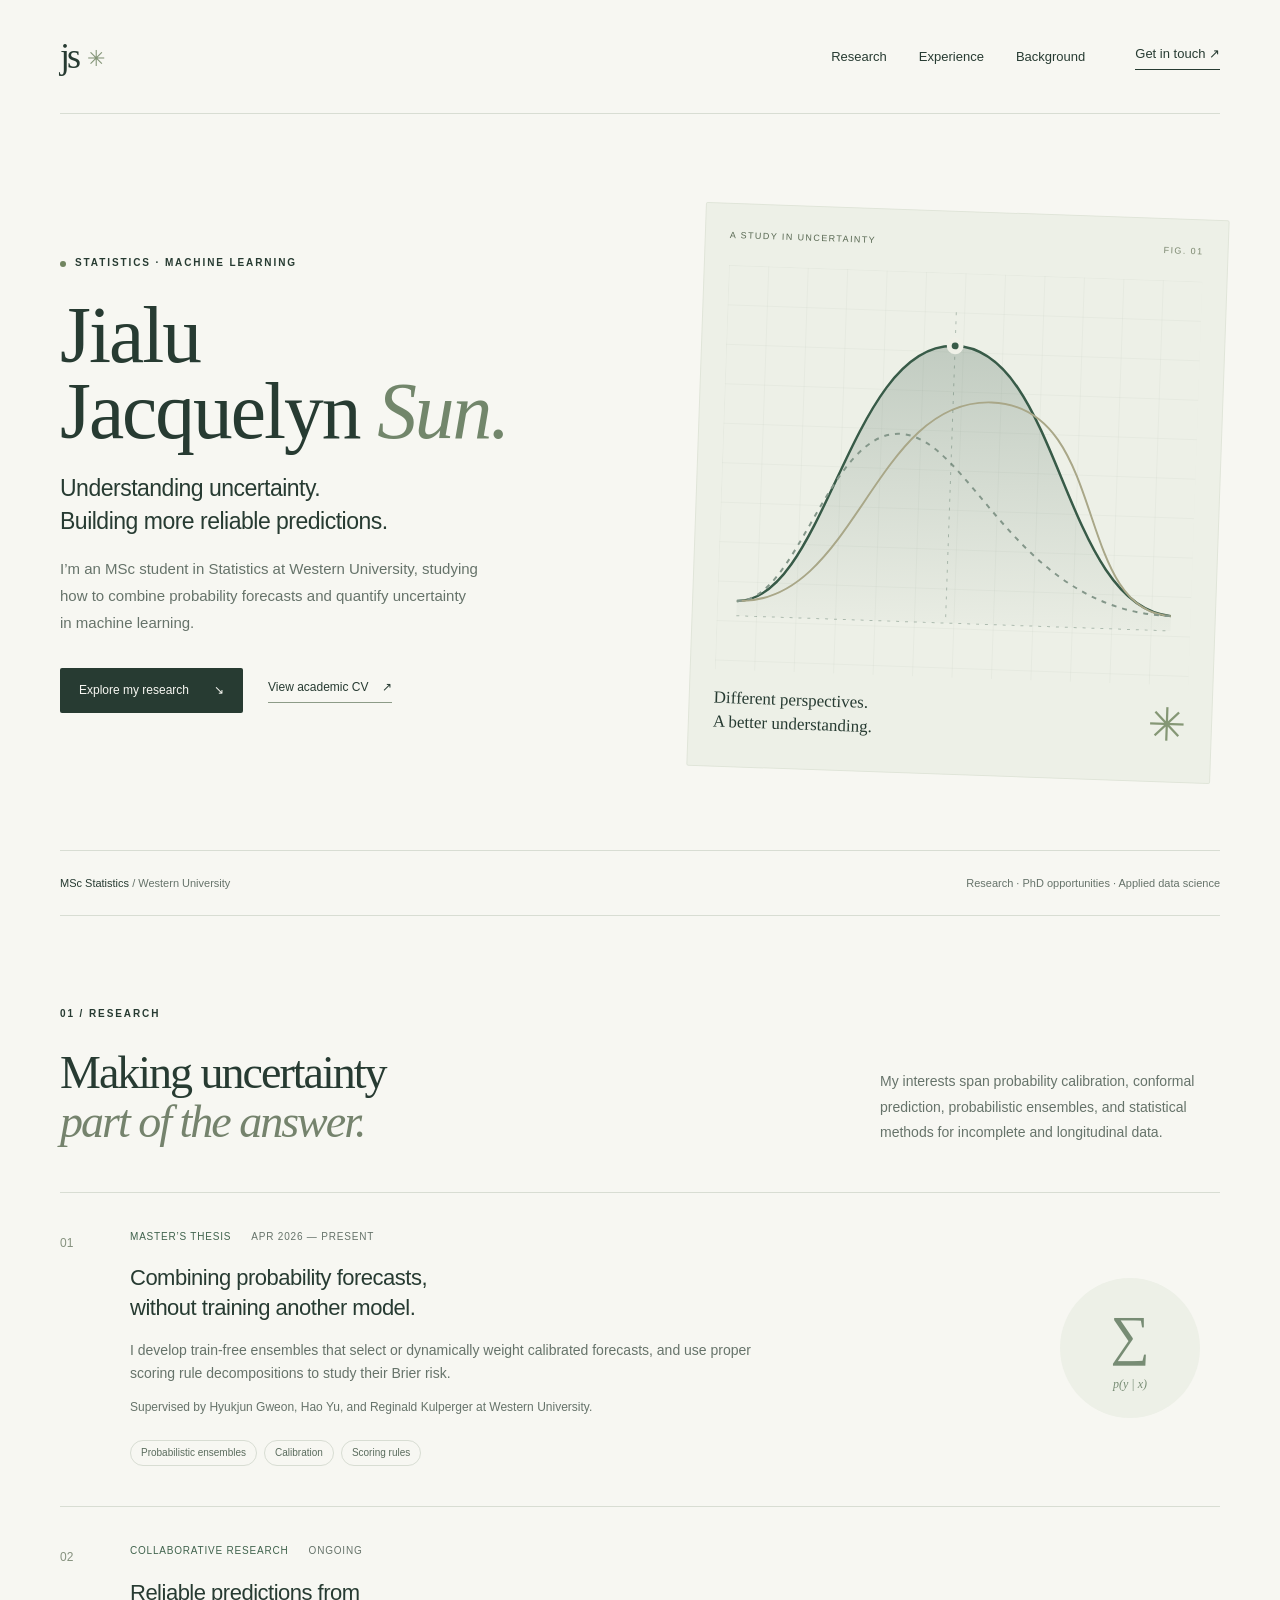
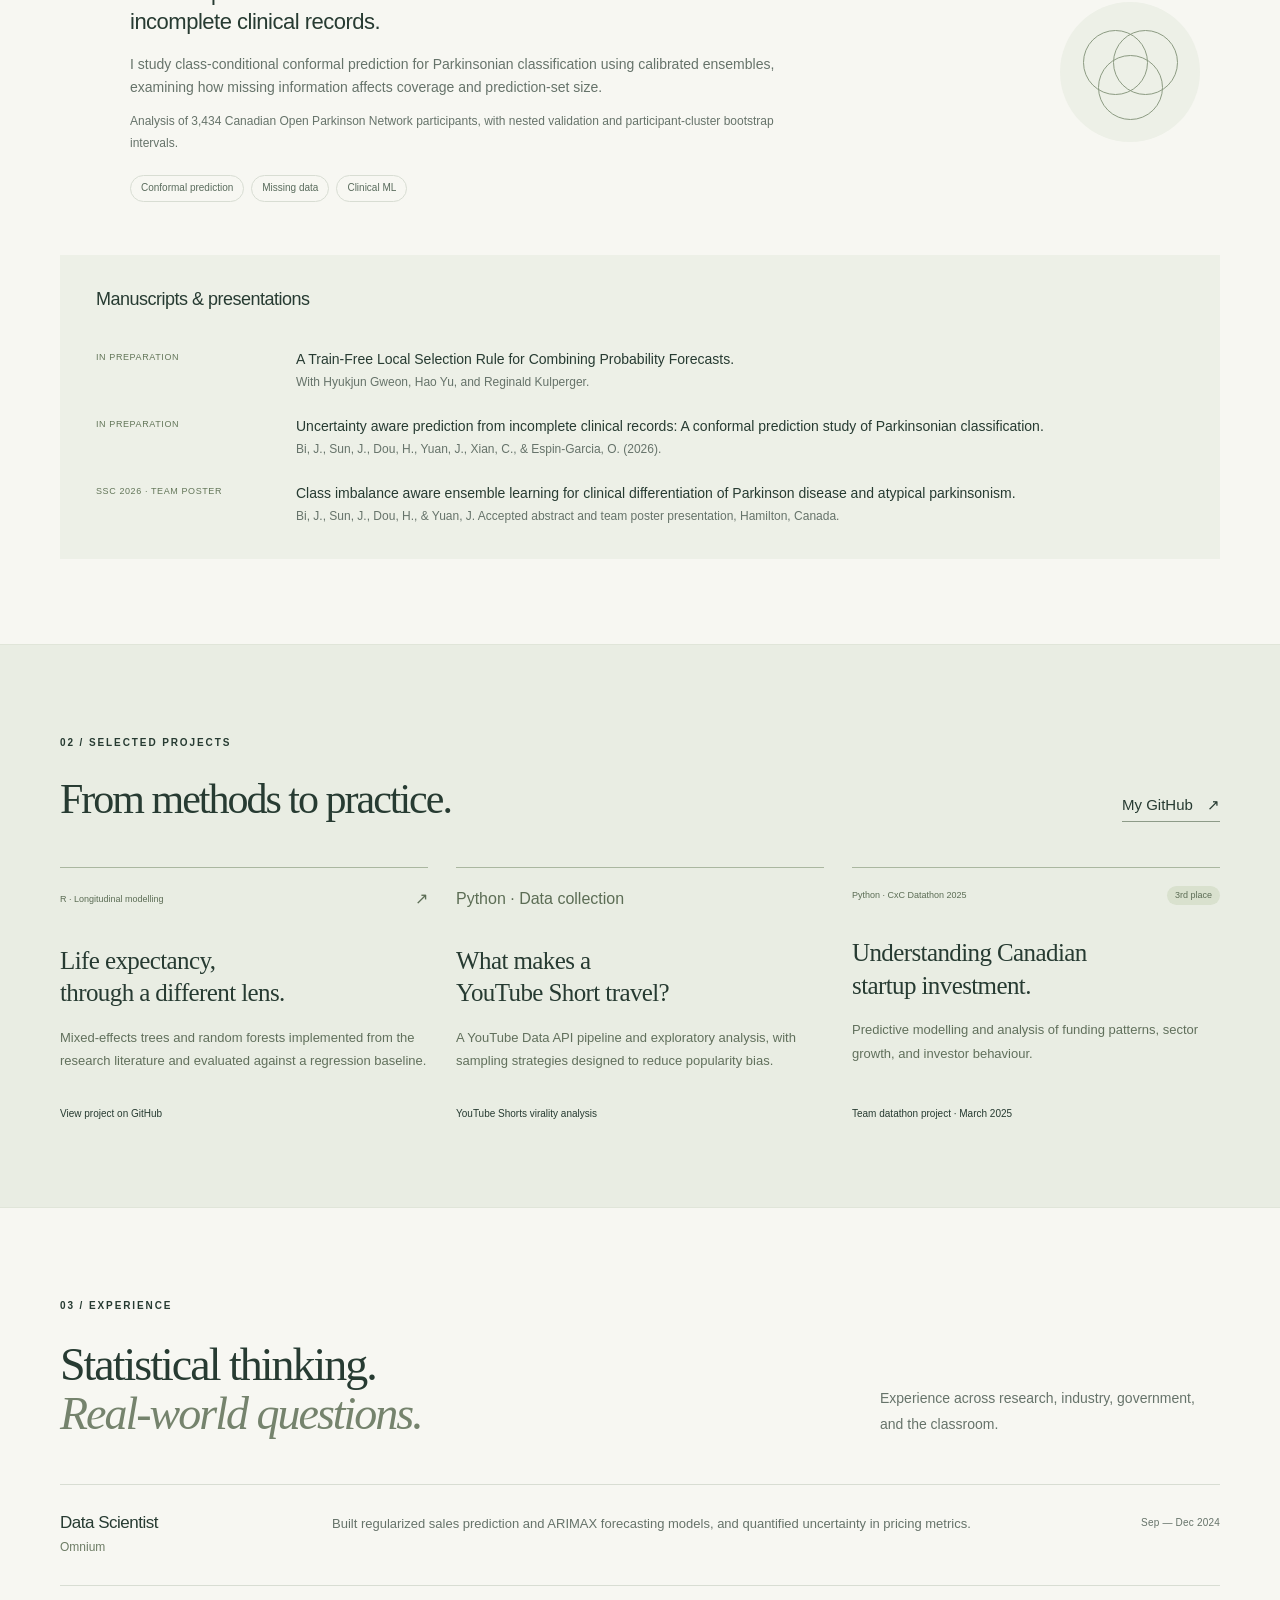
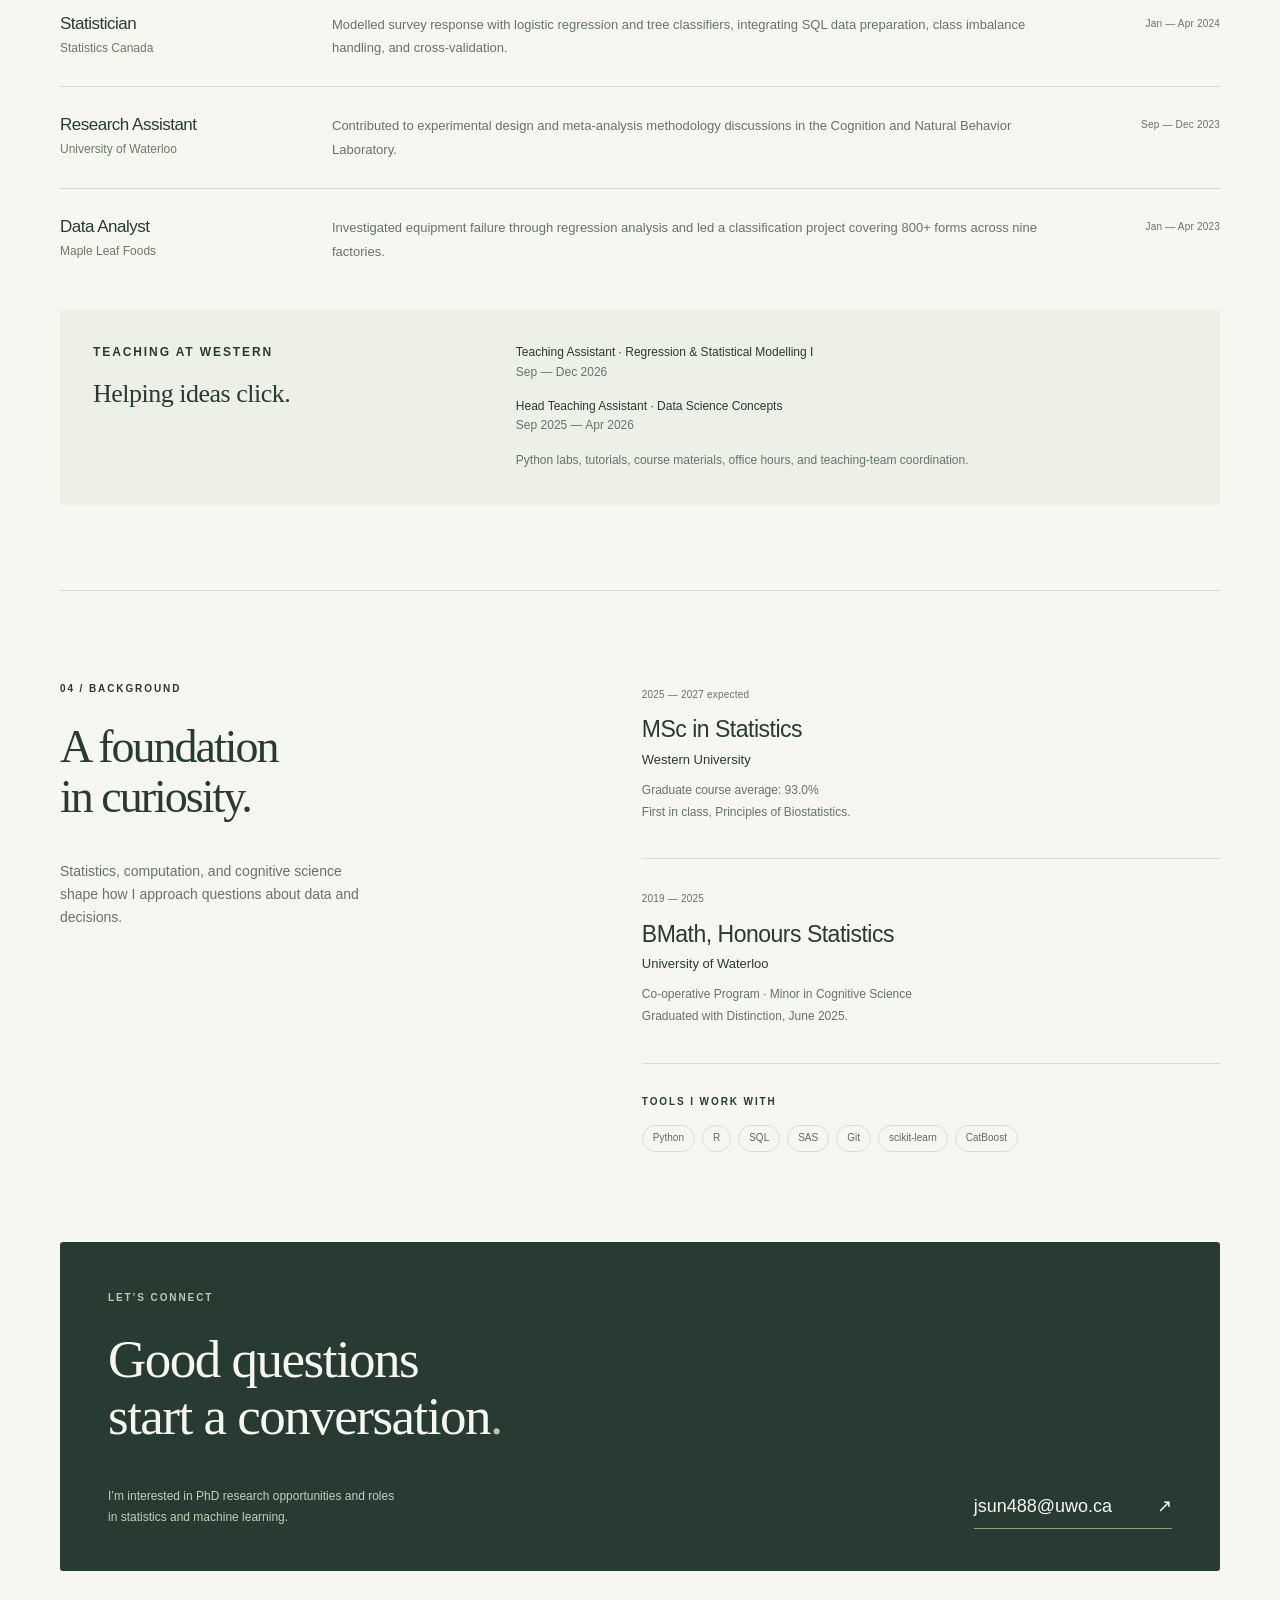
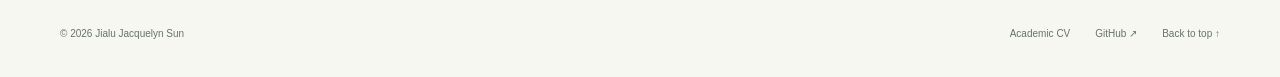
<file: index.html>
<!doctype html>
<html lang="en">
<head>
<meta charset="utf-8"><meta name="viewport" content="width=device-width,initial-scale=1">
<meta name="description" content="Jialu Jacquelyn Sun — MSc student in Statistics at Western University. Research in uncertainty quantification, calibration, and reliable machine learning.">
<meta name="theme-color" content="#f7f7f2"><title>Jialu Jacquelyn Sun</title>
<link rel="icon" href="favicon.svg" type="image/svg+xml"><link rel="stylesheet" href="styles.css"><script src="script.js" defer></script>
</head>
<body id="top">
<a class="skip" href="#main">Skip to content</a>
<header class="header wrap"><a class="wordmark" href="#top" aria-label="Jialu Jacquelyn Sun home">js<span>✳</span></a><nav aria-label="Main navigation"><a href="#research">Research</a><a href="#experience">Experience</a><a href="#background">Background</a><a class="nav-contact" href="mailto:jsun488@uwo.ca">Get in touch <span aria-hidden="true">↗</span></a></nav></header>
<main id="main">
<section class="hero wrap">
<div class="hero-copy"><p class="eyebrow"><span class="dot"></span> Statistics · Machine learning</p><h1>Jialu<br>Jacquelyn <span>Sun.</span></h1><p class="intro">Understanding uncertainty.<br>Building more reliable predictions.</p><p class="bio">I’m an MSc student in Statistics at Western University, studying how to combine probability forecasts and quantify uncertainty in machine learning.</p><div class="hero-actions"><a class="button" href="#research">Explore my research <span aria-hidden="true">↘</span></a><a class="text-link" href="cv.html">View academic CV <span aria-hidden="true">↗</span></a></div></div>
<div class="hero-visual" aria-hidden="true"><div class="figure-label">A STUDY IN UNCERTAINTY <span>FIG. 01</span></div><svg viewBox="0 0 480 410" fill="none"><defs><pattern id="grid" width="40" height="40" patternUnits="userSpaceOnUse"><path d="M40 0H0V40" stroke="#587068" stroke-opacity=".10"/></pattern><linearGradient id="area" x1="0" y1="0" x2="0" y2="1"><stop stop-color="#526f60" stop-opacity=".28"/><stop offset="1" stop-color="#526f60" stop-opacity=".03"/></linearGradient></defs><rect width="480" height="410" fill="url(#grid)"/><path d="M20 340C110 338 125 74 232 74S349 333 460 340L460 355H20Z" fill="url(#area)"/><path d="M20 340C110 338 125 74 232 74S349 333 460 340" stroke="#385b48" stroke-width="2.5"/><path d="M20 340C140 340 151 130 271 130S360 338 460 340" stroke="#a9a788" stroke-width="2"/><path d="M20 340C81 340 107 165 179 165S301 340 460 340" stroke="#84978a" stroke-width="2" stroke-dasharray="5 6"/><path d="M20 355H460M232 40V355" stroke="#385b48" stroke-opacity=".35" stroke-dasharray="3 6"/><circle cx="232" cy="74" r="6" fill="#385b48" stroke="#eff0e7" stroke-width="5"/></svg><div class="figure-footer"><span>Different perspectives.<br>A better understanding.</span><span class="figure-star">✳</span></div></div>
</section>
<div class="affiliation wrap"><span>MSc Statistics <span class="muted">/ Western University</span></span><span class="affiliation-right">Research · PhD opportunities · Applied data science</span></div>
<section class="section wrap" id="research"><div class="section-heading"><div><p class="eyebrow">01 / Research</p><h2>Making uncertainty<br><em>part of the answer.</em></h2></div><p class="section-description">My interests span probability calibration, conformal prediction, probabilistic ensembles, and statistical methods for incomplete and longitudinal data.</p></div>
<div class="research-list">
<article class="research-row"><span class="item-number">01</span><div><div class="meta">Master’s thesis <span>Apr 2026 — present</span></div><h3>Combining probability forecasts,<br>without training another model.</h3><p>I develop train-free ensembles that select or dynamically weight calibrated forecasts, and use proper scoring rule decompositions to study their Brier risk.</p><p class="detail">Supervised by Hyukjun Gweon, Hao Yu, and Reginald Kulperger at Western University.</p><div class="tags"><span>Probabilistic ensembles</span><span>Calibration</span><span>Scoring rules</span></div></div><div class="research-mark" aria-hidden="true">∑<small>p(y | x)</small></div></article>
<article class="research-row"><span class="item-number">02</span><div><div class="meta">Collaborative research <span>Ongoing</span></div><h3>Reliable predictions from<br>incomplete clinical records.</h3><p>I study class-conditional conformal prediction for Parkinsonian classification using calibrated ensembles, examining how missing information affects coverage and prediction-set size.</p><p class="detail">Analysis of 3,434 Canadian Open Parkinson Network participants, with nested validation and participant-cluster bootstrap intervals.</p><div class="tags"><span>Conformal prediction</span><span>Missing data</span><span>Clinical ML</span></div></div><div class="research-mark circles" aria-hidden="true"><i></i><i></i><i></i></div></article>
</div>
<div class="writing"><h3>Manuscripts & presentations</h3><ol><li><span class="status">In preparation</span><p><strong>A Train-Free Local Selection Rule for Combining Probability Forecasts.</strong><br>With Hyukjun Gweon, Hao Yu, and Reginald Kulperger.</p></li><li><span class="status">In preparation</span><p><strong>Uncertainty aware prediction from incomplete clinical records: A conformal prediction study of Parkinsonian classification.</strong><br>Bi, J., Sun, J., Dou, H., Yuan, J., Xian, C., & Espin-Garcia, O. (2026).</p></li><li><span class="status">SSC 2026 · Team poster</span><p><strong>Class imbalance aware ensemble learning for clinical differentiation of Parkinson disease and atypical parkinsonism.</strong><br>Bi, J., Sun, J., Dou, H., & Yuan, J. Accepted abstract and team poster presentation, Hamilton, Canada.</p></li></ol></div></section>
<section class="projects-band"><div class="wrap section"><div class="section-heading compact"><div><p class="eyebrow">02 / Selected projects</p><h2>From methods to practice.</h2></div><a class="text-link" href="https://github.com/j334sun" target="_blank" rel="noopener noreferrer">My GitHub <span aria-hidden="true">↗</span></a></div><div class="projects"><a class="project" href="https://github.com/j334sun/life-expectancy-mixed-effects" target="_blank" rel="noopener noreferrer"><div class="project-top"><span>R · Longitudinal modelling</span><span aria-hidden="true">↗</span></div><h3>Life expectancy,<br> through a different lens.</h3><p>Mixed-effects trees and random forests implemented from the research literature and evaluated against a regression baseline.</p><span class="project-bottom">View project on GitHub</span></a><article class="project"><div class="project-top"><span>Python · Data collection</span></div><h3>What makes a<br> YouTube Short travel?</h3><p>A YouTube Data API pipeline and exploratory analysis, with sampling strategies designed to reduce popularity bias.</p><span class="project-bottom">YouTube Shorts virality analysis</span></article><article class="project"><div class="project-top"><span>Python · CxC Datathon 2025</span><span class="award">3rd place</span></div><h3>Understanding Canadian<br> startup investment.</h3><p>Predictive modelling and analysis of funding patterns, sector growth, and investor behaviour.</p><span class="project-bottom">Team datathon project · March 2025</span></article></div></div></section>
<section class="section wrap" id="experience"><div class="section-heading"><div><p class="eyebrow">03 / Experience</p><h2>Statistical thinking.<br><em>Real-world questions.</em></h2></div><p class="section-description">Experience across research, industry, government, and the classroom.</p></div><div class="timeline">
<article><div><h3>Data Scientist</h3><p class="organization">Omnium</p></div><p>Built regularized sales prediction and ARIMAX forecasting models, and quantified uncertainty in pricing metrics.</p><span class="date">Sep — Dec 2024</span></article>
<article><div><h3>Statistician</h3><p class="organization">Statistics Canada</p></div><p>Modelled survey response with logistic regression and tree classifiers, integrating SQL data preparation, class imbalance handling, and cross-validation.</p><span class="date">Jan — Apr 2024</span></article>
<article><div><h3>Research Assistant</h3><p class="organization">University of Waterloo</p></div><p>Contributed to experimental design and meta-analysis methodology discussions in the Cognition and Natural Behavior Laboratory.</p><span class="date">Sep — Dec 2023</span></article>
<article><div><h3>Data Analyst</h3><p class="organization">Maple Leaf Foods</p></div><p>Investigated equipment failure through regression analysis and led a classification project covering 800+ forms across nine factories.</p><span class="date">Jan — Apr 2023</span></article>
</div><div class="teaching"><div><p class="eyebrow">Teaching at Western</p><h3>Helping ideas click.</h3></div><div><p><strong>Teaching Assistant</strong> · Regression & Statistical Modelling I<br><span class="muted">Sep — Dec 2026</span></p><p><strong>Head Teaching Assistant</strong> · Data Science Concepts<br><span class="muted">Sep 2025 — Apr 2026</span></p><p class="detail">Python labs, tutorials, course materials, office hours, and teaching-team coordination.</p></div></div></section>
<section class="section wrap background" id="background"><div><p class="eyebrow">04 / Background</p><h2>A foundation<br>in curiosity.</h2><p class="background-copy">Statistics, computation, and cognitive science shape how I approach questions about data and decisions.</p></div><div><article class="education"><span class="date">2025 — 2027 expected</span><h3>MSc in Statistics</h3><p>Western University</p><p class="detail">Graduate course average: 93.0%<br>First in class, Principles of Biostatistics.</p></article><article class="education"><span class="date">2019 — 2025</span><h3>BMath, Honours Statistics</h3><p>University of Waterloo</p><p class="detail">Co-operative Program · Minor in Cognitive Science<br>Graduated with Distinction, June 2025.</p></article><div class="skills"><p class="eyebrow">Tools I work with</p><div class="tags"><span>Python</span><span>R</span><span>SQL</span><span>SAS</span><span>Git</span><span>scikit-learn</span><span>CatBoost</span></div></div></div></section>
<section class="contact wrap"><p class="eyebrow">Let’s connect</p><h2>Good questions<br>start a conversation<span>.</span></h2><div class="contact-bottom"><p>I’m interested in PhD research opportunities and roles<br class="desktop-break"> in statistics and machine learning.</p><a href="mailto:jsun488@uwo.ca">jsun488@uwo.ca <span aria-hidden="true">↗</span></a></div></section>
</main><footer class="wrap"><span>© <span id="year">2026</span> Jialu Jacquelyn Sun</span><div><a href="cv.html">Academic CV</a><a href="https://github.com/j334sun" target="_blank" rel="noopener noreferrer">GitHub ↗</a><a href="#top">Back to top ↑</a></div></footer>
</body></html>
</file>
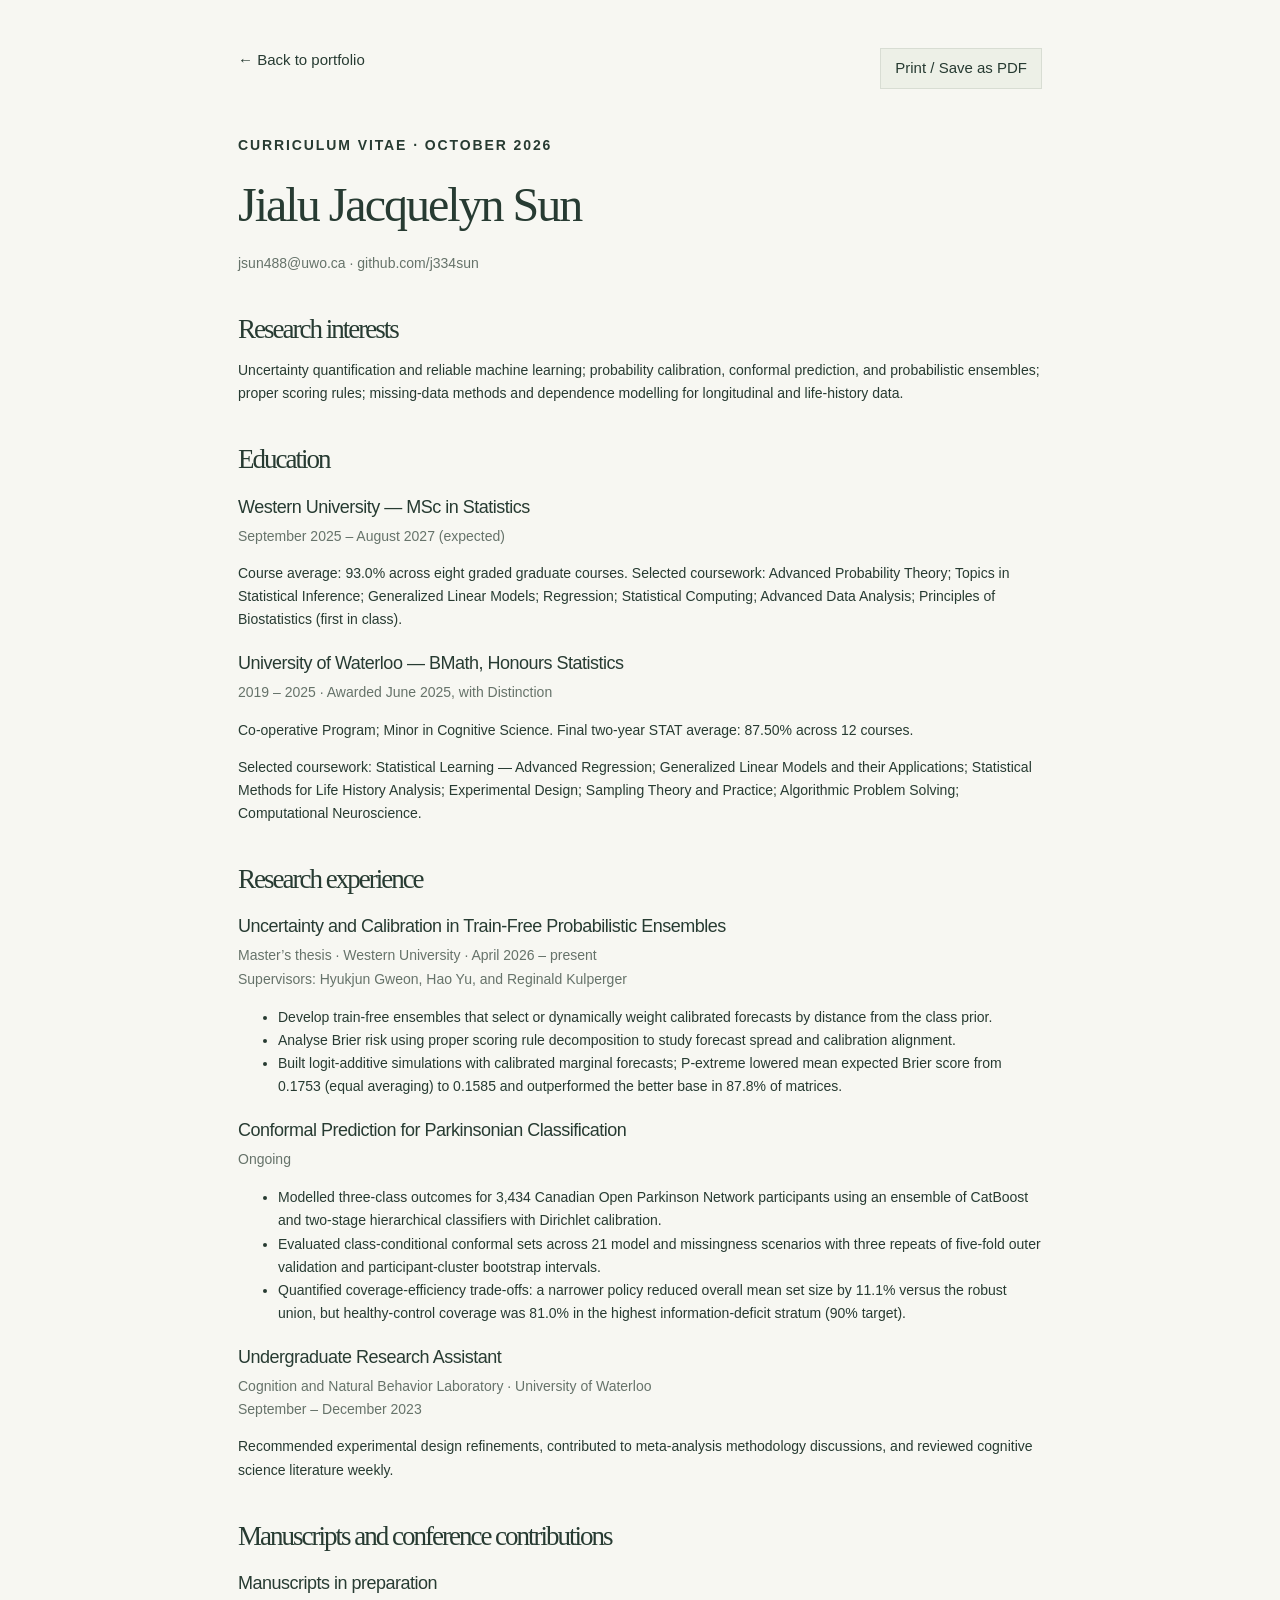
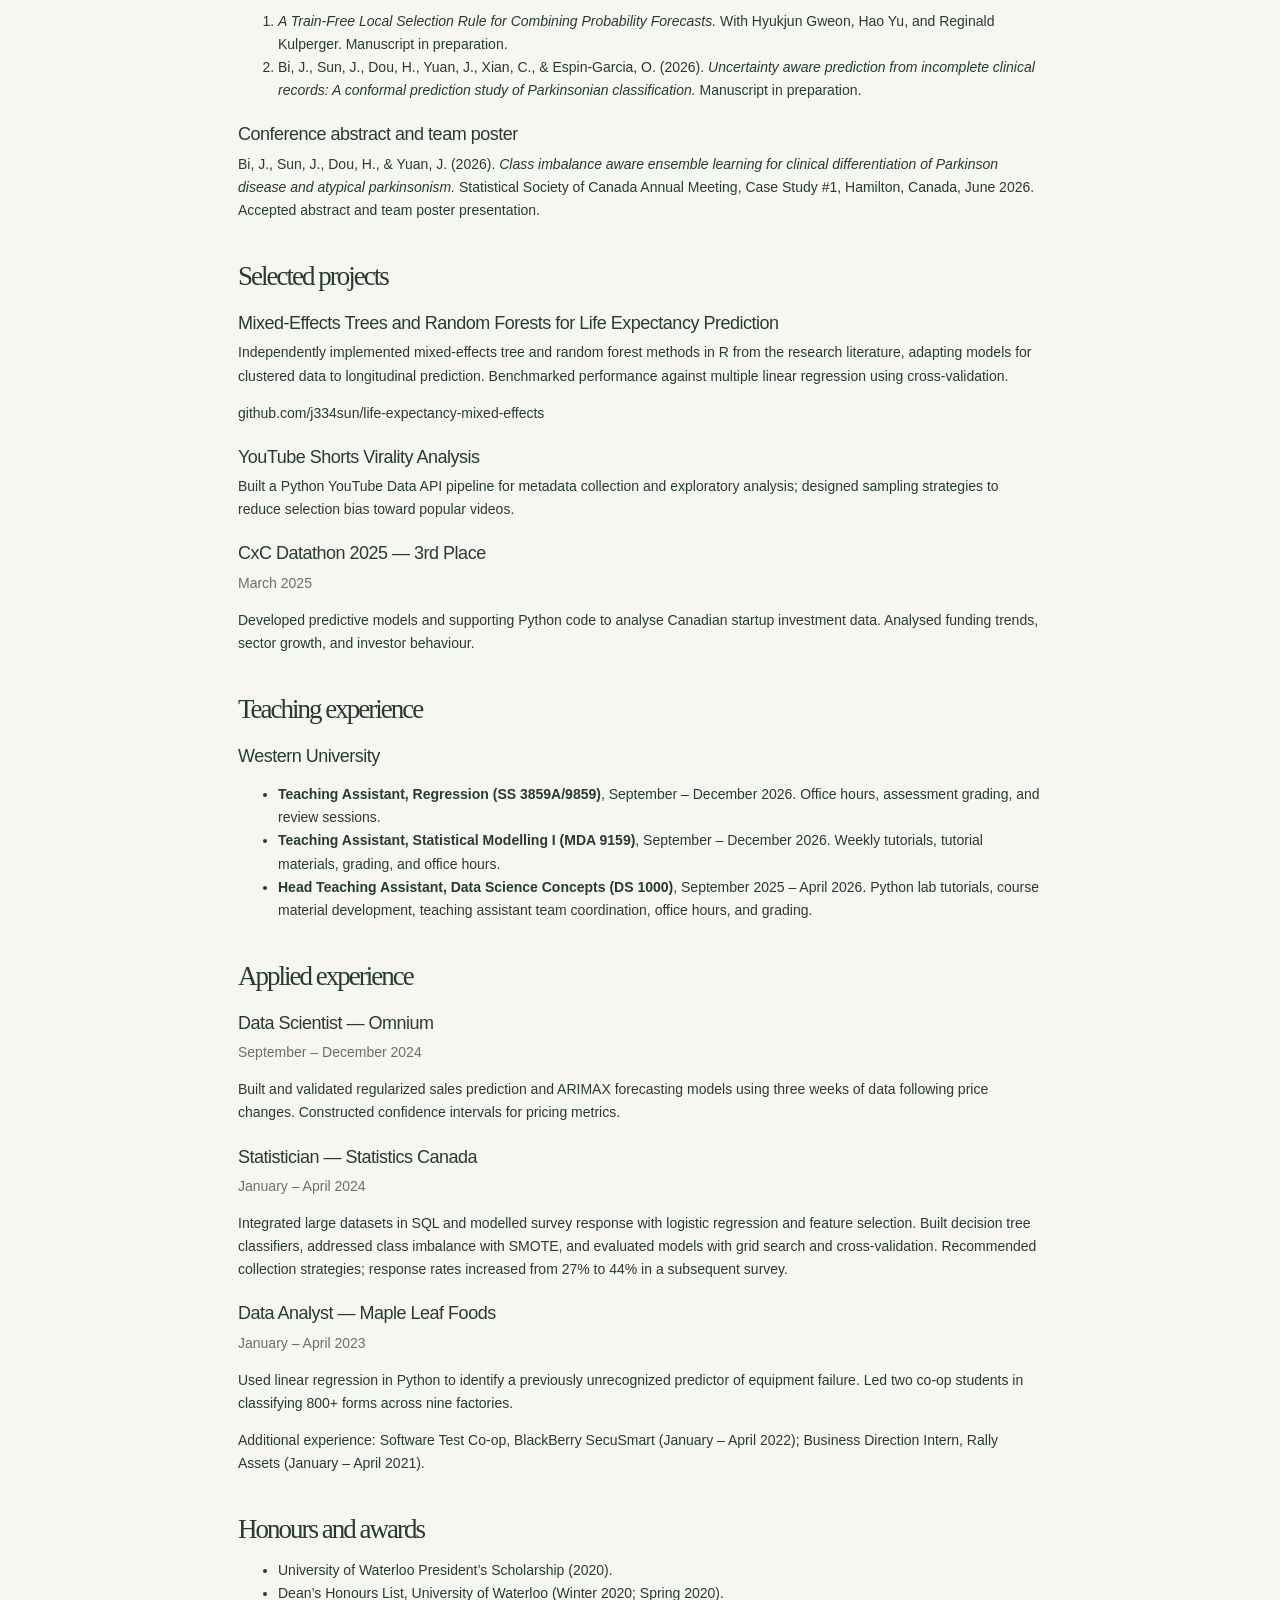
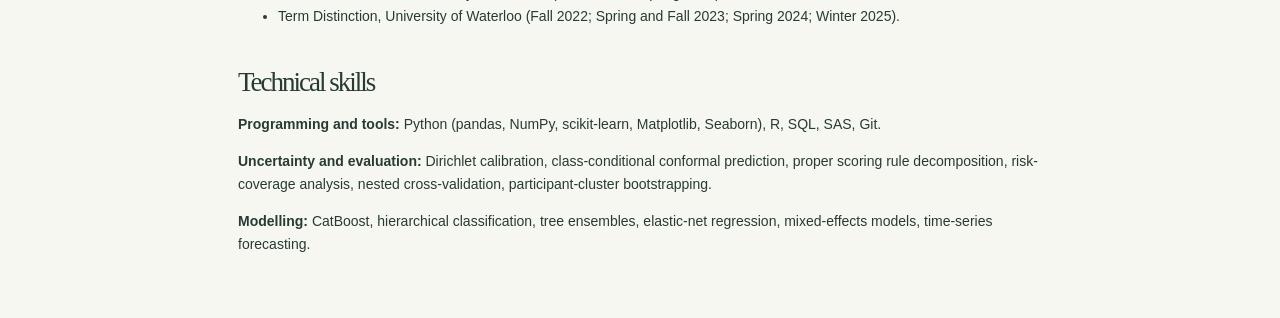
<file: cv.html>
<!doctype html><html lang="en"><head><meta charset="utf-8"><meta name="viewport" content="width=device-width,initial-scale=1"><title>Academic CV — Jialu Jacquelyn Sun</title><meta name="description" content="Academic curriculum vitae of Jialu Jacquelyn Sun, MSc student in Statistics at Western University."><link rel="icon" href="favicon.svg"><link rel="stylesheet" href="styles.css"><script src="script.js" defer></script></head><body class="cv-page"><nav aria-label="CV actions"><a href="index.html">← Back to portfolio</a><button type="button" id="print-cv">Print / Save as PDF</button></nav><main><p class="eyebrow" style="margin-top:45px">Curriculum vitae · October 2026</p><h1>Jialu Jacquelyn Sun</h1><p class="cv-sub"><a href="mailto:jsun488@uwo.ca">jsun488@uwo.ca</a> · <a href="https://github.com/j334sun">github.com/j334sun</a></p><h2>Research interests</h2><p>Uncertainty quantification and reliable machine learning; probability calibration, conformal prediction, and probabilistic ensembles; proper scoring rules; missing-data methods and dependence modelling for longitudinal and life-history data.</p><h2>Education</h2><article><h3>Western University — MSc in Statistics</h3><p class="cv-sub">September 2025 – August 2027 (expected)</p><p>Course average: 93.0% across eight graded graduate courses. Selected coursework: Advanced Probability Theory; Topics in Statistical Inference; Generalized Linear Models; Regression; Statistical Computing; Advanced Data Analysis; Principles of Biostatistics (first in class).</p></article><article><h3>University of Waterloo — BMath, Honours Statistics</h3><p class="cv-sub">2019 – 2025 · Awarded June 2025, with Distinction</p><p>Co-operative Program; Minor in Cognitive Science. Final two-year STAT average: 87.50% across 12 courses.</p><p>Selected coursework: Statistical Learning — Advanced Regression; Generalized Linear Models and their Applications; Statistical Methods for Life History Analysis; Experimental Design; Sampling Theory and Practice; Algorithmic Problem Solving; Computational Neuroscience.</p></article><h2>Research experience</h2><article><h3>Uncertainty and Calibration in Train-Free Probabilistic Ensembles</h3><p class="cv-sub">Master’s thesis · Western University · April 2026 – present<br>Supervisors: Hyukjun Gweon, Hao Yu, and Reginald Kulperger</p><ul><li>Develop train-free ensembles that select or dynamically weight calibrated forecasts by distance from the class prior.</li><li>Analyse Brier risk using proper scoring rule decomposition to study forecast spread and calibration alignment.</li><li>Built logit-additive simulations with calibrated marginal forecasts; P-extreme lowered mean expected Brier score from 0.1753 (equal averaging) to 0.1585 and outperformed the better base in 87.8% of matrices.</li></ul></article><article><h3>Conformal Prediction for Parkinsonian Classification</h3><p class="cv-sub">Ongoing</p><ul><li>Modelled three-class outcomes for 3,434 Canadian Open Parkinson Network participants using an ensemble of CatBoost and two-stage hierarchical classifiers with Dirichlet calibration.</li><li>Evaluated class-conditional conformal sets across 21 model and missingness scenarios with three repeats of five-fold outer validation and participant-cluster bootstrap intervals.</li><li>Quantified coverage-efficiency trade-offs: a narrower policy reduced overall mean set size by 11.1% versus the robust union, but healthy-control coverage was 81.0% in the highest information-deficit stratum (90% target).</li></ul></article><article><h3>Undergraduate Research Assistant</h3><p class="cv-sub">Cognition and Natural Behavior Laboratory · University of Waterloo<br>September – December 2023</p><p>Recommended experimental design refinements, contributed to meta-analysis methodology discussions, and reviewed cognitive science literature weekly.</p></article><h2>Manuscripts and conference contributions</h2><h3>Manuscripts in preparation</h3><ol><li><em>A Train-Free Local Selection Rule for Combining Probability Forecasts.</em> With Hyukjun Gweon, Hao Yu, and Reginald Kulperger. Manuscript in preparation.</li><li>Bi, J., Sun, J., Dou, H., Yuan, J., Xian, C., &amp; Espin-Garcia, O. (2026). <em>Uncertainty aware prediction from incomplete clinical records: A conformal prediction study of Parkinsonian classification.</em> Manuscript in preparation.</li></ol><h3>Conference abstract and team poster</h3><p>Bi, J., Sun, J., Dou, H., &amp; Yuan, J. (2026). <em>Class imbalance aware ensemble learning for clinical differentiation of Parkinson disease and atypical parkinsonism.</em> Statistical Society of Canada Annual Meeting, Case Study #1, Hamilton, Canada, June 2026. Accepted abstract and team poster presentation.</p><h2>Selected projects</h2><article><h3>Mixed-Effects Trees and Random Forests for Life Expectancy Prediction</h3><p>Independently implemented mixed-effects tree and random forest methods in R from the research literature, adapting models for clustered data to longitudinal prediction. Benchmarked performance against multiple linear regression using cross-validation.</p><p><a href="https://github.com/j334sun/life-expectancy-mixed-effects">github.com/j334sun/life-expectancy-mixed-effects</a></p></article><article><h3>YouTube Shorts Virality Analysis</h3><p>Built a Python YouTube Data API pipeline for metadata collection and exploratory analysis; designed sampling strategies to reduce selection bias toward popular videos.</p></article><article><h3>CxC Datathon 2025 — 3rd Place</h3><p class="cv-sub">March 2025</p><p>Developed predictive models and supporting Python code to analyse Canadian startup investment data. Analysed funding trends, sector growth, and investor behaviour.</p></article><h2>Teaching experience</h2><article><h3>Western University</h3><ul><li><strong>Teaching Assistant, Regression (SS 3859A/9859)</strong>, September – December 2026. Office hours, assessment grading, and review sessions.</li><li><strong>Teaching Assistant, Statistical Modelling I (MDA 9159)</strong>, September – December 2026. Weekly tutorials, tutorial materials, grading, and office hours.</li><li><strong>Head Teaching Assistant, Data Science Concepts (DS 1000)</strong>, September 2025 – April 2026. Python lab tutorials, course material development, teaching assistant team coordination, office hours, and grading.</li></ul></article><h2>Applied experience</h2><article><h3>Data Scientist — Omnium</h3><p class="cv-sub">September – December 2024</p><p>Built and validated regularized sales prediction and ARIMAX forecasting models using three weeks of data following price changes. Constructed confidence intervals for pricing metrics.</p></article><article><h3>Statistician — Statistics Canada</h3><p class="cv-sub">January – April 2024</p><p>Integrated large datasets in SQL and modelled survey response with logistic regression and feature selection. Built decision tree classifiers, addressed class imbalance with SMOTE, and evaluated models with grid search and cross-validation. Recommended collection strategies; response rates increased from 27% to 44% in a subsequent survey.</p></article><article><h3>Data Analyst — Maple Leaf Foods</h3><p class="cv-sub">January – April 2023</p><p>Used linear regression in Python to identify a previously unrecognized predictor of equipment failure. Led two co-op students in classifying 800+ forms across nine factories.</p></article><p>Additional experience: Software Test Co-op, BlackBerry SecuSmart (January – April 2022); Business Direction Intern, Rally Assets (January – April 2021).</p><h2>Honours and awards</h2><ul><li>University of Waterloo President’s Scholarship (2020).</li><li>Dean’s Honours List, University of Waterloo (Winter 2020; Spring 2020).</li><li>Term Distinction, University of Waterloo (Fall 2022; Spring and Fall 2023; Spring 2024; Winter 2025).</li></ul><h2>Technical skills</h2><p><strong>Programming and tools:</strong> Python (pandas, NumPy, scikit-learn, Matplotlib, Seaborn), R, SQL, SAS, Git.</p><p><strong>Uncertainty and evaluation:</strong> Dirichlet calibration, class-conditional conformal prediction, proper scoring rule decomposition, risk-coverage analysis, nested cross-validation, participant-cluster bootstrapping.</p><p><strong>Modelling:</strong> CatBoost, hierarchical classification, tree ensembles, elastic-net regression, mixed-effects models, time-series forecasting.</p></main></body></html>
</file>
<file: styles.css>
:root{--paper:#f7f7f2;--ink:#273b32;--muted:#66736a;--line:#d8ddd3;--accent:#40634d;--soft:#edf0e7}*{box-sizing:border-box}html{scroll-behavior:smooth;scroll-padding-top:30px}body{margin:0;background:var(--paper);color:var(--ink);font-family:Arial,Helvetica,sans-serif;-webkit-font-smoothing:antialiased;font-size:15px;line-height:1.65}a{color:inherit;text-decoration:none}a:focus-visible,button:focus-visible{outline:3px solid #a87830;outline-offset:6px}.wrap{width:min(1160px,calc(100% - 96px));margin-inline:auto}.header{height:114px;display:flex;align-items:center;justify-content:space-between;border-bottom:1px solid var(--line)}.wordmark{font-family:Georgia,serif;font-size:36px;letter-spacing:-3px}.wordmark span{color:#839477;font-family:Arial;font-size:22px;margin-left:9px;vertical-align:middle}.header nav{display:flex;gap:32px;align-items:center;font-size:13px}.header nav a:hover,.text-link:hover{color:#668056}.nav-contact{margin-left:18px;border-bottom:1px solid var(--ink);padding-bottom:4px}.hero{padding-top:80px;padding-bottom:75px;display:grid;grid-template-columns:1.1fr 1fr;gap:60px;align-items:center}.eyebrow{font-size:10px;text-transform:uppercase;letter-spacing:1.9px;font-weight:600;margin:0 0 25px;display:flex;align-items:center;gap:9px}.dot{width:6px;height:6px;border-radius:50%;background:#718560}h1,h2,h3,p{margin-top:0}h1,h2{font-family:Georgia,'Times New Roman',serif;font-weight:400;line-height:1.08;letter-spacing:-2px}h1{font-size:clamp(64px,6.2vw,84px);line-height:.96;margin:0 0 23px}h1>span{font-style:italic;color:#72866b}.full-name{font-size:11px;color:var(--muted);margin-bottom:29px;letter-spacing:.4px}.full-name span{padding:0 10px;color:#a0a695}.intro{font-size:23px;line-height:1.42;letter-spacing:-.5px;margin-bottom:17px}.bio{color:var(--muted);font-size:15px;max-width:420px;line-height:1.8}.hero-actions{display:flex;align-items:center;gap:25px;margin-top:32px;font-size:12px}.button{background:var(--ink);color:var(--paper);padding:13px 19px;display:inline-flex;gap:25px;align-items:center;border-radius:2px;transition:background .15s}.button:hover{background:#4a6753}.text-link{padding-bottom:4px;border-bottom:1px solid #8d9b88}.text-link span{margin-left:10px}.hero-visual{background:var(--soft);border:1px solid #e0e5d9;padding:24px;transform:rotate(2deg);margin-top:17px;border-radius:2px}.hero-visual svg{display:block;width:100%;margin:22px 0 8px}.figure-label{font-size:9px;letter-spacing:1.4px;display:flex;justify-content:space-between;color:#586852}.figure-label span{color:#7b876f}.figure-footer{display:flex;justify-content:space-between;align-items:center;font-family:Georgia,serif;font-size:17px;line-height:1.4}.figure-star{font-size:46px;color:#859775}.affiliation{display:flex;justify-content:space-between;border-top:1px solid var(--line);border-bottom:1px solid var(--line);padding:23px 0;font-size:11px;gap:20px}.muted{color:var(--muted)}.affiliation-right{color:var(--muted)}.section{padding-top:90px;padding-bottom:85px;scroll-margin-top:10px}.section-heading{display:flex;justify-content:space-between;align-items:flex-end;gap:70px;margin-bottom:45px}.section-heading h2{margin-bottom:0}h2{font-size:46px}h2 em{font-weight:400;color:#75836d}.section-description{width:340px;flex-shrink:0;color:var(--muted);font-size:14px;margin-bottom:2px;line-height:1.8}.research-row{display:grid;grid-template-columns:45px 1fr 160px;gap:25px;padding:36px 0 40px;border-top:1px solid var(--line)}.item-number{color:#85917e;font-size:12px;padding-top:5px}.meta{display:flex;gap:20px;color:var(--accent);font-size:10px;text-transform:uppercase;letter-spacing:.8px;margin-bottom:18px}.meta>span{color:var(--muted)}h3{font-size:22px;line-height:1.35;font-weight:400;letter-spacing:-.5px;margin-bottom:16px}.research-row p{max-width:660px;color:var(--muted);font-size:14px;margin-bottom:12px}.research-row .detail,.detail{font-size:12px;color:var(--muted);line-height:1.8}.tags{display:flex;flex-wrap:wrap;gap:7px;margin-top:21px}.tags span{font-size:10px;border:1px solid var(--line);border-radius:30px;padding:4px 10px;color:#5a6c5d}.research-mark{width:140px;height:140px;border-radius:50%;background:var(--soft);margin:auto 0;display:flex;align-items:center;justify-content:center;flex-direction:column;font-family:Georgia,serif;font-size:55px;color:#778c74;line-height:1.2}.research-mark small{font-size:12px;font-style:italic;margin-top:8px}.circles{position:relative}.circles i{position:absolute;width:65px;height:65px;border:1px solid #8c9b82;border-radius:50%;top:28px;left:23px}.circles i:nth-child(2){left:53px}.circles i:nth-child(3){left:38px;top:53px}.writing{background:var(--soft);padding:32px 36px;margin-top:13px}.writing h3{font-size:18px}.writing ol{list-style:none;padding:0;margin:0}.writing li{display:grid;grid-template-columns:180px 1fr;gap:20px;padding-top:20px}.status{text-transform:uppercase;letter-spacing:.6px;font-size:9px;color:#637659;padding-top:3px}.writing p{font-size:12px;line-height:1.8;margin:0;color:var(--muted)}.writing strong{font-weight:400;color:var(--ink);font-size:14px}.projects-band{background:#e9ede3;border-top:1px solid #e0e5d9;border-bottom:1px solid #e0e5d9}.compact h2{font-size:42px}.projects{display:grid;grid-template-columns:repeat(3,1fr);gap:28px}.project{display:flex;flex-direction:column;border-top:1px solid #aab7a0;padding-top:18px}.project-top{font-size:9px;display:flex;align-items:center;justify-content:space-between;gap:10px;color:#5c6d55;margin-bottom:32px}.project-top>span:last-child{font-size:16px}.project-top .award{font-size:9px!important;background:#d9e1ce;border-radius:20px;padding:2px 8px}.project h3{font-family:Georgia,serif;font-size:25px;letter-spacing:-.6px;line-height:1.3}.project p{font-size:13px;color:#61705c;line-height:1.8;flex:1}.project-bottom{font-size:10px;margin-top:20px}.project[href]:hover h3{text-decoration:underline;text-decoration-thickness:1px;text-underline-offset:5px}.timeline article{display:grid;grid-template-columns:240px 1fr 135px;gap:32px;border-top:1px solid var(--line);padding:27px 0}.timeline h3{font-size:17px;margin:0}.organization{font-size:12px;color:#6d7c65;margin:3px 0 0}.timeline article>p{font-size:13px;color:var(--muted);line-height:1.8;margin:0}.date{font-size:10px;color:var(--muted);letter-spacing:.2px}.timeline .date{text-align:right;padding-top:3px}.teaching{display:grid;grid-template-columns:1fr 1.8fr;gap:50px;padding:33px;background:var(--soft);margin-top:20px}.teaching .eyebrow{margin-bottom:13px}.teaching h3{font-family:Georgia,serif;font-size:26px}.teaching p{font-size:12px;margin-bottom:14px}.teaching p:last-child{margin:0}.teaching strong{font-weight:500}.background{display:grid;grid-template-columns:1fr 1.2fr;gap:100px;border-top:1px solid var(--line)}.background-copy{color:var(--muted);max-width:310px;font-size:14px}.education{border-bottom:1px solid var(--line);padding-bottom:25px;margin-bottom:26px}.education h3{font-size:23px;margin:9px 0 3px}.education p{font-size:13px;margin-bottom:10px}.education .detail{font-size:12px}.skills .eyebrow{margin:30px 0 15px}.skills .tags{margin:0}.contact{background:var(--ink);color:var(--paper);padding:48px 48px 42px;margin-top:5px;margin-bottom:55px;border-radius:3px}.contact .eyebrow{color:#bcc9b4}.contact h2{font-size:53px;letter-spacing:-1.5px;margin-bottom:40px}.contact h2>span{color:#b9c8a7}.contact-bottom{display:flex;justify-content:space-between;gap:30px;align-items:flex-end}.contact-bottom p{font-size:12px;color:#c3cebd;line-height:1.8;margin:0}.contact-bottom>a{font-size:18px;border-bottom:1px solid #8c9d83;padding-bottom:6px}.contact-bottom>a>span{margin-left:40px}footer{display:flex;justify-content:space-between;padding-bottom:35px;font-size:10px;color:var(--muted)}footer>div{display:flex;gap:25px}.skip{position:fixed;top:-80px;left:20px;background:var(--ink);color:white;padding:10px 20px;z-index:100}.skip:focus{top:12px}body.cv-page{max-width:860px;padding:48px 28px;margin:auto}.cv-page h1{font-size:48px;margin:24px 0}.cv-page h2{font-size:27px;margin:40px 0 15px}.cv-page h3{font-size:18px;margin:20px 0 6px}.cv-page p,.cv-page li{font-size:14px}.cv-page nav{display:flex;justify-content:space-between}.cv-page button{font:inherit;border:1px solid var(--line);background:var(--soft);color:var(--ink);padding:7px 14px;cursor:pointer}.cv-page .cv-sub{color:var(--muted)}@media(min-width:1400px){.hero{padding-top:90px;padding-bottom:90px}}@media(max-width:960px){.wrap{width:calc(100% - 64px)}.hero{gap:30px}.hero-actions{gap:18px;flex-wrap:wrap}.hero-visual{padding:18px}.section-heading{gap:40px}.section-description{width:290px}h2{font-size:39px}.research-row{grid-template-columns:30px 1fr 110px;gap:18px}.research-mark{width:110px;height:110px}.circles i{transform:translate(-15px,-10px)}.timeline article{grid-template-columns:180px 1fr 110px;gap:20px}.background{gap:50px}.contact h2{font-size:46px}.contact-bottom>a{font-size:16px}.contact-bottom>a>span{margin-left:15px}}@media(max-width:700px){.wrap{width:calc(100% - 40px)}.header{height:85px}.wordmark{font-size:31px}.header nav{gap:18px;font-size:11px}.nav-contact{display:none}.hero{grid-template-columns:1fr;padding:48px 0 38px;gap:38px}h1{font-size:clamp(48px,15vw,72px)}.hero-copy{min-width:0}.hero-visual{max-width:450px;margin:0 7px;transform:rotate(1deg)}.hero-visual svg{max-height:285px}.hero .eyebrow{margin-bottom:25px}.bio{max-width:100%}.hero-actions{margin-top:25px}.affiliation{flex-direction:column;gap:5px;padding:18px 0}.affiliation-right{font-size:10px}.section{padding:58px 0}.section-heading{display:block;margin-bottom:30px}h2,.compact h2{font-size:36px;letter-spacing:-1.4px}.section-description{width:auto;margin-top:22px;max-width:500px}.research-row{grid-template-columns:23px 1fr;gap:13px;padding:28px 0}.research-mark{display:none}.research-row h3{font-size:22px}.meta{font-size:8px;gap:14px}.tags{gap:5px}.tags span{font-size:9px}.writing{padding:24px 20px;margin-top:8px}.writing li{display:block;padding-top:24px}.writing li:first-child{padding-top:3px}.status{display:block;margin-bottom:8px}.writing strong{font-size:13px}.compact .text-link{display:inline-block;margin-top:22px;font-size:12px}.projects{grid-template-columns:1fr;gap:34px}.project-top{margin-bottom:20px}.project h3 br{display:none}.project p{margin-bottom:0}.timeline article{grid-template-columns:1fr auto;gap:15px}.timeline article>p{grid-row:2;grid-column:1/-1}.timeline .date{grid-column:2;grid-row:1}.teaching{grid-template-columns:1fr;gap:7px;padding:24px}.background{display:block}.background>div:first-child{margin-bottom:35px}.contact{padding:32px 25px;margin-bottom:30px}.contact h2{font-size:37px;margin-bottom:27px}.contact-bottom{display:block}.contact-bottom>a{display:inline-block;margin-top:24px;font-size:17px}.contact-bottom>a>span{margin-left:30px}footer{gap:20px;align-items:flex-start;font-size:9px}footer>div{gap:13px;flex-wrap:wrap;justify-content:flex-end}.desktop-break{display:none}.cv-page h1{font-size:38px}}@media(prefers-reduced-motion:reduce){html{scroll-behavior:auto}*{transition:none!important}}@media print{body{background:white;color:black}.cv-page nav{display:none}.cv-page{padding:0!important;max-width:none!important}.cv-page h2{break-after:avoid}.cv-page article{break-inside:avoid}a{color:inherit}.cv-page h1{font-size:30px}.cv-page h2{font-size:22px;margin-top:22px}.cv-page p,.cv-page li{font-size:10pt}}
</file>
